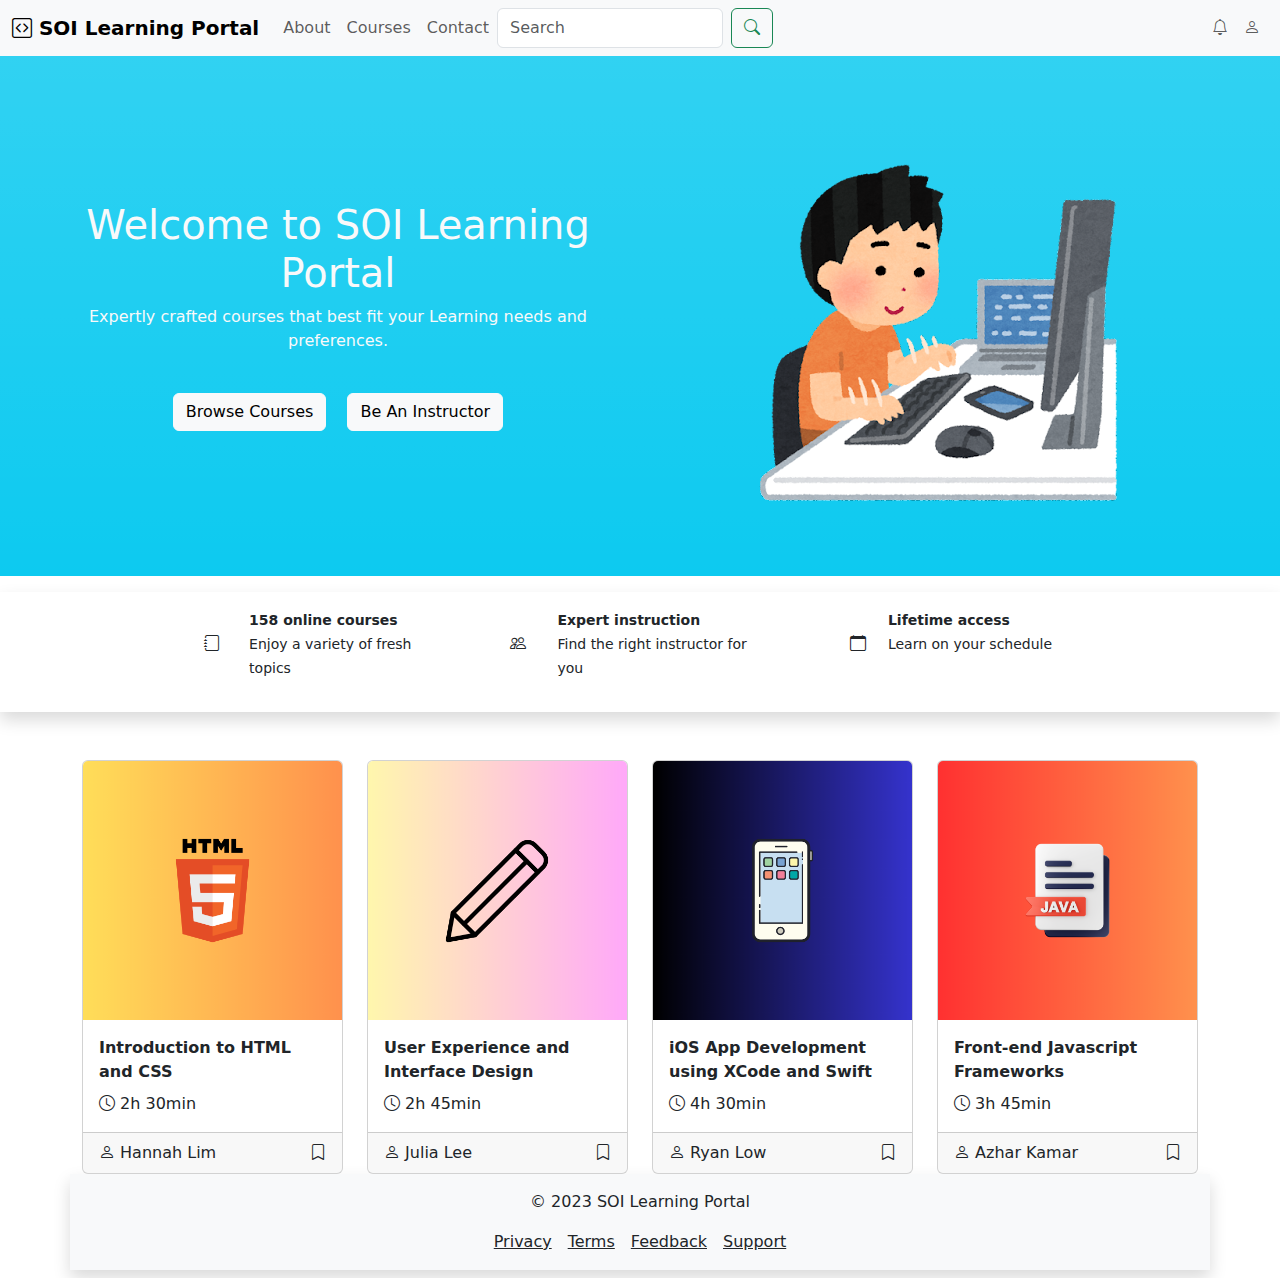
<file: Codes/index.html>
<!DOCTYPE html>
<html lang="en">

<head>
    <meta charset="UTF-8">
    <meta http-equiv="X-UA-Compatible" content="IE=edge">
    <meta name="viewport" content="width=device-width, initial-scale=1.0">
    <link rel="stylesheet" href="stylesheet3.css">
    <!-- Add Bootstrap CSS here -->
    <link href="https://cdn.jsdelivr.net/npm/bootstrap@5.1.1/dist/css/bootstrap.min.css" rel="stylesheet">
    <!-- Add Bootstrap JS here -->
    <script src="https://cdn.jsdelivr.net/npm/bootstrap@5.1.1/dist/js/bootstrap.bundle.min.js"></script>
    <!-- Add icon link -->
    <link rel="stylesheet" href="https://cdn.jsdelivr.net/npm/bootstrap-icons@1.5.0/font/bootstrap-icons.css">
    <title>SOI Learning Portal</title>
</head>

<body>
 
 <nav class="navbar navbar-expand-lg navbar-light bg-light">
    <div class="container-fluid">
        <b><a class="navbar-brand bi bi-code-square" href="#"> SOI Learning Portal</a></b>
        <button class="navbar-toggler" type="button" data-bs-toggle="collapse" data-bs-target="#navbarNav"
            aria-controls="navbarNav" aria-expanded="false" aria-label="Toggle navigation">
            <span class="navbar-toggler-icon"></span>
        </button>
        <div class="collapse navbar-collapse" id="navbarNav">
            <ul class="navbar-nav">
                <li class="nav-item">
                    <a class="nav-link" href="exercise1.html">About</a>
                </li>
                <li class="nav-item">
                    <a class="nav-link" href="exercise2.html">Courses</a>
                </li>
                <li class="nav-item">
                    <a class="nav-link" href="#">Contact</a>
                </li>
                <form class="d-flex ms-auto">
                    <input class="form-control me-2" type="search" placeholder="Search" aria-label="Search">
                    <button class="btn btn-outline-success" type="submit"><i class="bi bi-search"></i></button>
                </form>
            </ul>

            <ul class=" d-flex ms-auto navbar-nav ms-2">
                <li class="nav-item">
                    <a class="nav-link" href="#"><i class="bi bi-bell"></i></a>
                </li>
                <li class="nav-item">
                    <a class="nav-link" href="#"><i class="bi bi-person"></i></a>
                </li>
            </ul>
        </div>
    </div>
</nav>

<div class="container-fluid bg-info bg-gradient text-light p-5 text-center">
    <div class="row">
        <div class="col-sm-6 d-flex flex-column justify-content-center">

            <h1>Welcome to SOI Learning Portal</h1>
            <p>Expertly crafted courses that best fit your Learning
                    needs and preferences.</p>

                <div class="mt-4">
                    <button class="btn btn-light me-3">Browse Courses</button>
                    <button class="btn btn-light">Be An Instructor</button>
                </div>
        </div>

        <div class="col-sm-6 text-center">
            <img src="Images/computer_tokui_boy.png" alt="Hero Image" class="img-fluid mt-4 hero-img">
        </div>
    </div>
</div>

    <div class="container-fluid">
        <div class="mt-3 row d-flex justify-content-center p-3 mb-2 shadow p-3 mb-2">
            <div class="col-lg-1 col-md-8"></div>
            <div class="col-lg-3 col-md-8 d-flex justify-content-center mb-3">
                <div class="row">
                    <div class="col-2 justify-content-center my-auto">
                        <i class="bi bi-journal"></i>
                    </div>
                    <div class="col-10">
                        <small><b>158 online courses</b><br>Enjoy a variety of fresh topics</small>
                    </div>
                </div>
            </div>

            <div class="col-lg-3 col-md-8 d-flex justify-content-center mb-3">
                <div class="row">
                    <div class="col-2 justify-content-center my-auto">
                        <i class="bi bi-people"></i>
                    </div>
                    <div class="col-10">
                        <small><b>Expert instruction</b><br>Find the right instructor for you</small>
                    </div>
                </div>
            </div>

            <div class="col-lg-3 col-md-8 d-flex justify-content-center mb-3">
                <div class="row">
                    <div class="col-2 justify-content-center my-auto">
                        <i class="bi bi-calendar"></i>
                    </div>
                    <div class="col-10">
                        <small><b>Lifetime access</b><br>Learn on your schedule</small>
                    </div>
                </div>
            </div>
            <div class="col-lg-1 col-md-8"> </div>
        </div>
    </div>

<div class="container mt-5">
    <div class="row">

        <div class="col-md-3">
            <div class="card">
                <img src="Images/html-icon.png" class="card-img-top" alt="Course Image">
                <div class="card-body">
                    <b><p class="card-title">Introduction to HTML and CSS</p></b>
                    <p class="card-text bi bi-clock"> 2h 30min</p>
                </div>

                <div class="card-footer d-flex justify-content-between align-items-center">
                    <div>
                        <i class="bi bi-person"></i> Hannah Lim
                    </div>
                    <i class="bi bi-bookmark"></i>
                </div>
            </div>
        </div>

        <div class="col-md-3">
            <div class="card">
                <img src="Images/uiux-icon.png" class="card-img-top" alt="Course Image">
                <div class="card-body">
                    <b><p class="card-title">User Experience and Interface Design</p></b>
                    <p class="card-text bi bi-clock"> 2h 45min</p>
                </div>
                <div class="card-footer d-flex justify-content-between align-items-center">
                    <div>
                        <i class="bi bi-person"></i> Julia Lee
                    </div>
                    <i class="bi bi-bookmark"></i>
                </div>
            </div>
        </div>

        <div class="col-md-3">
            <div class="card">
                <img src="Images/iphone-icon.png" class="card-img-top" alt="Course Image">
                <div class="card-body">
                    <b><p class="card-title">iOS App Development using XCode and Swift</p></b>
                    <p class="card-text bi bi-clock"> 4h 30min</p>
                </div>
                <div class="card-footer d-flex justify-content-between align-items-center">
                    <div>
                        <i class="bi bi-person"></i> Ryan Low
                    </div>
                    <i class="bi bi-bookmark"></i>
                </div>
            </div>
        </div>

        <div class="col-md-3">
            <div class="card">
                <img src="Images/java-icon.png" class="card-img-top" alt="Course Image">
                <div class="card-body">
                    <b><p class="card-title">Front-end Javascript Frameworks</p></b>
                    <p class="card-text bi bi-clock"> 3h 45min</p>
                </div>
                <div class="card-footer d-flex justify-content-between align-items-center">
                    <div>
                        <i class="bi bi-person"></i> Azhar Kamar
                    </div>
                    <i class="bi bi-bookmark"></i>
                </div>
            </div>
        </div>


<footer class="bg-light text-dark shadow p-3 mb-2 text-center py-3">
    <p>&copy; 2023 SOI Learning Portal</p>
    <div class="d-flex ms-auto justify-content-center">
        <a href="#" class="text-dark me-3">Privacy</a>
        <a href="#" class="text-dark me-3">Terms</a>
        <a href="#" class="text-dark me-3">Feedback</a>
        <a href="#" class="text-dark">Support</a>
    </div>
</footer>
</body>
</html>
</file>
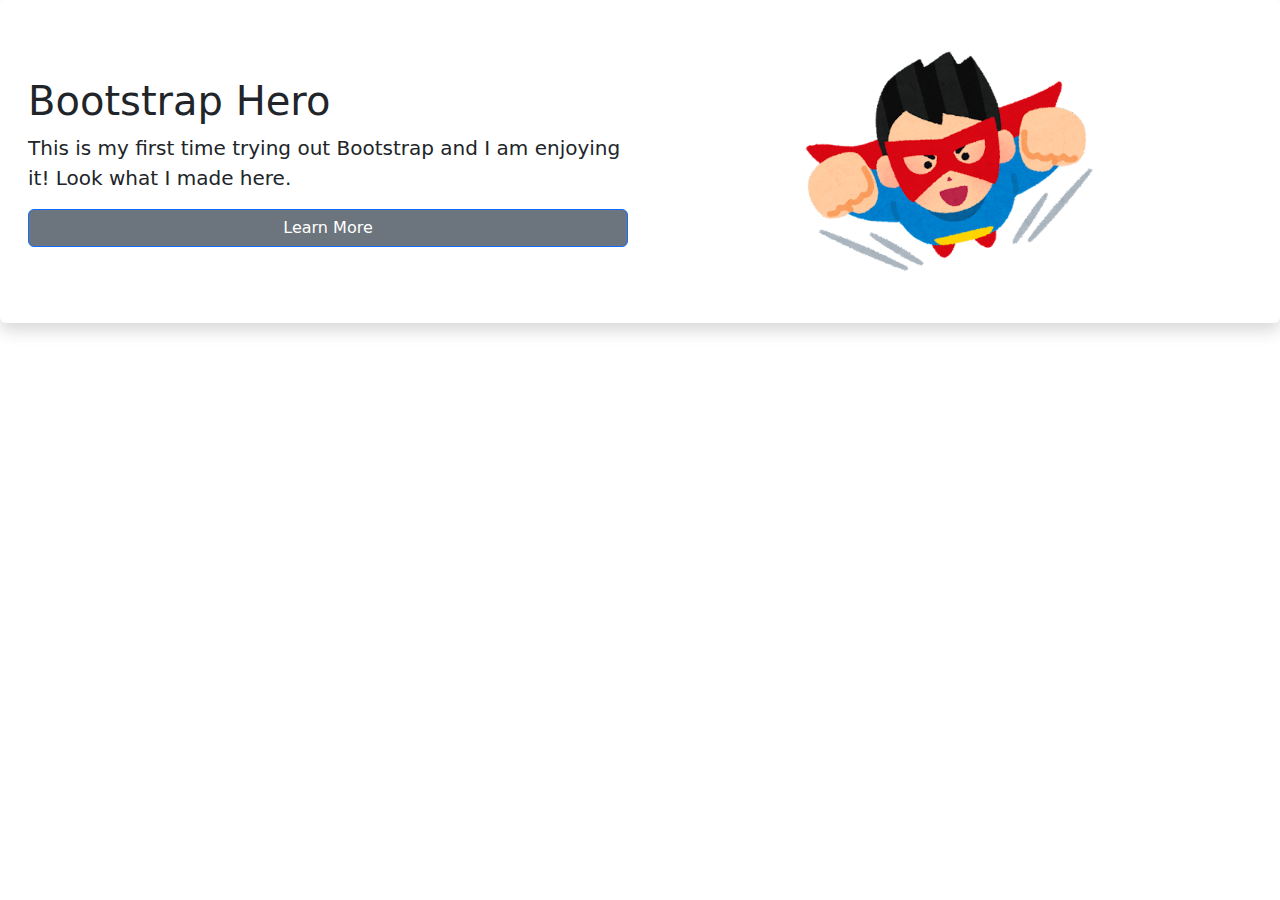
<file: exercise1.html>
<!DOCTYPE html>
<html lang="en">

<head>
    <meta charset="UTF-8">
    <meta http-equiv="X-UA-Compatible" content="IE=edge">
    <meta name="viewport" content="width=device-width, initial-scale=1.0">
    <link rel="stylesheet" href="stylesheet.css">
    <!-- Add Bootstrap CSS here -->
    <link href="https://cdn.jsdelivr.net/npm/bootstrap@5.1.1/dist/css/bootstrap.min.css" rel="stylesheet">
    <!-- Add Bootstrap JS here -->
    <script src="https://cdn.jsdelivr.net/npm/bootstrap@5.1.1/dist/js/bootstrap.bundle.min.js"></script>
    <title>Bootstrap Hero</title>
</head>
<style>
    .img-small{
    max-width:50%;
    height:auto;
}

</style>
<body>
    <div class="p-3 mb-2 shadow p-3 mb-2 bg-body rounded bg-light text-dark">
    <!-- Add a fluid container so that the hero fills the browser width -->
    <div class="bg-white text-dark container-fluid d-flex align-items-center justify-content-center">
        <!-- Add a row here that will contain 2 columns -->
        <div class="row">
            <div class="col-sm-6 d-flex flex-column justify-content-center">
                <!-- Add a heading element here https://getbootstrap.com/docs/5.1/content/typography -->
                <h1>Bootstrap Hero</h1>
                
                <!-- Add a paragraph of text here https://getbootstrap.com/docs/5.1/content/typography/#lead -->
                <p class="lead">This is my first time trying out Bootstrap and
                    I am enjoying it! Look what I made here.</p>

                <!-- Add a button here https://getbootstrap.com/docs/5.1/components/buttons -->
                <button class="btn btn-primary bg-secondary">Learn More</button>
            </div>

            <div class="col-sm-6 text-center">
                <!-- Add a column here for the image -->
                <img src="Images/hero_man.png" alt="hero" class="img-fluid img-small">
            </div>
        </div>
    </div>
</div>
</body>

</html>
</file>
<file: Codes/stylesheet3.css>
.hero-img {
    max-width: 100px;
}
</file>
<file: stylesheet.css>
.img-small{
    max-width:50%;
    height:auto;
}

.container-fluid{
    color: black;
}
</file>
